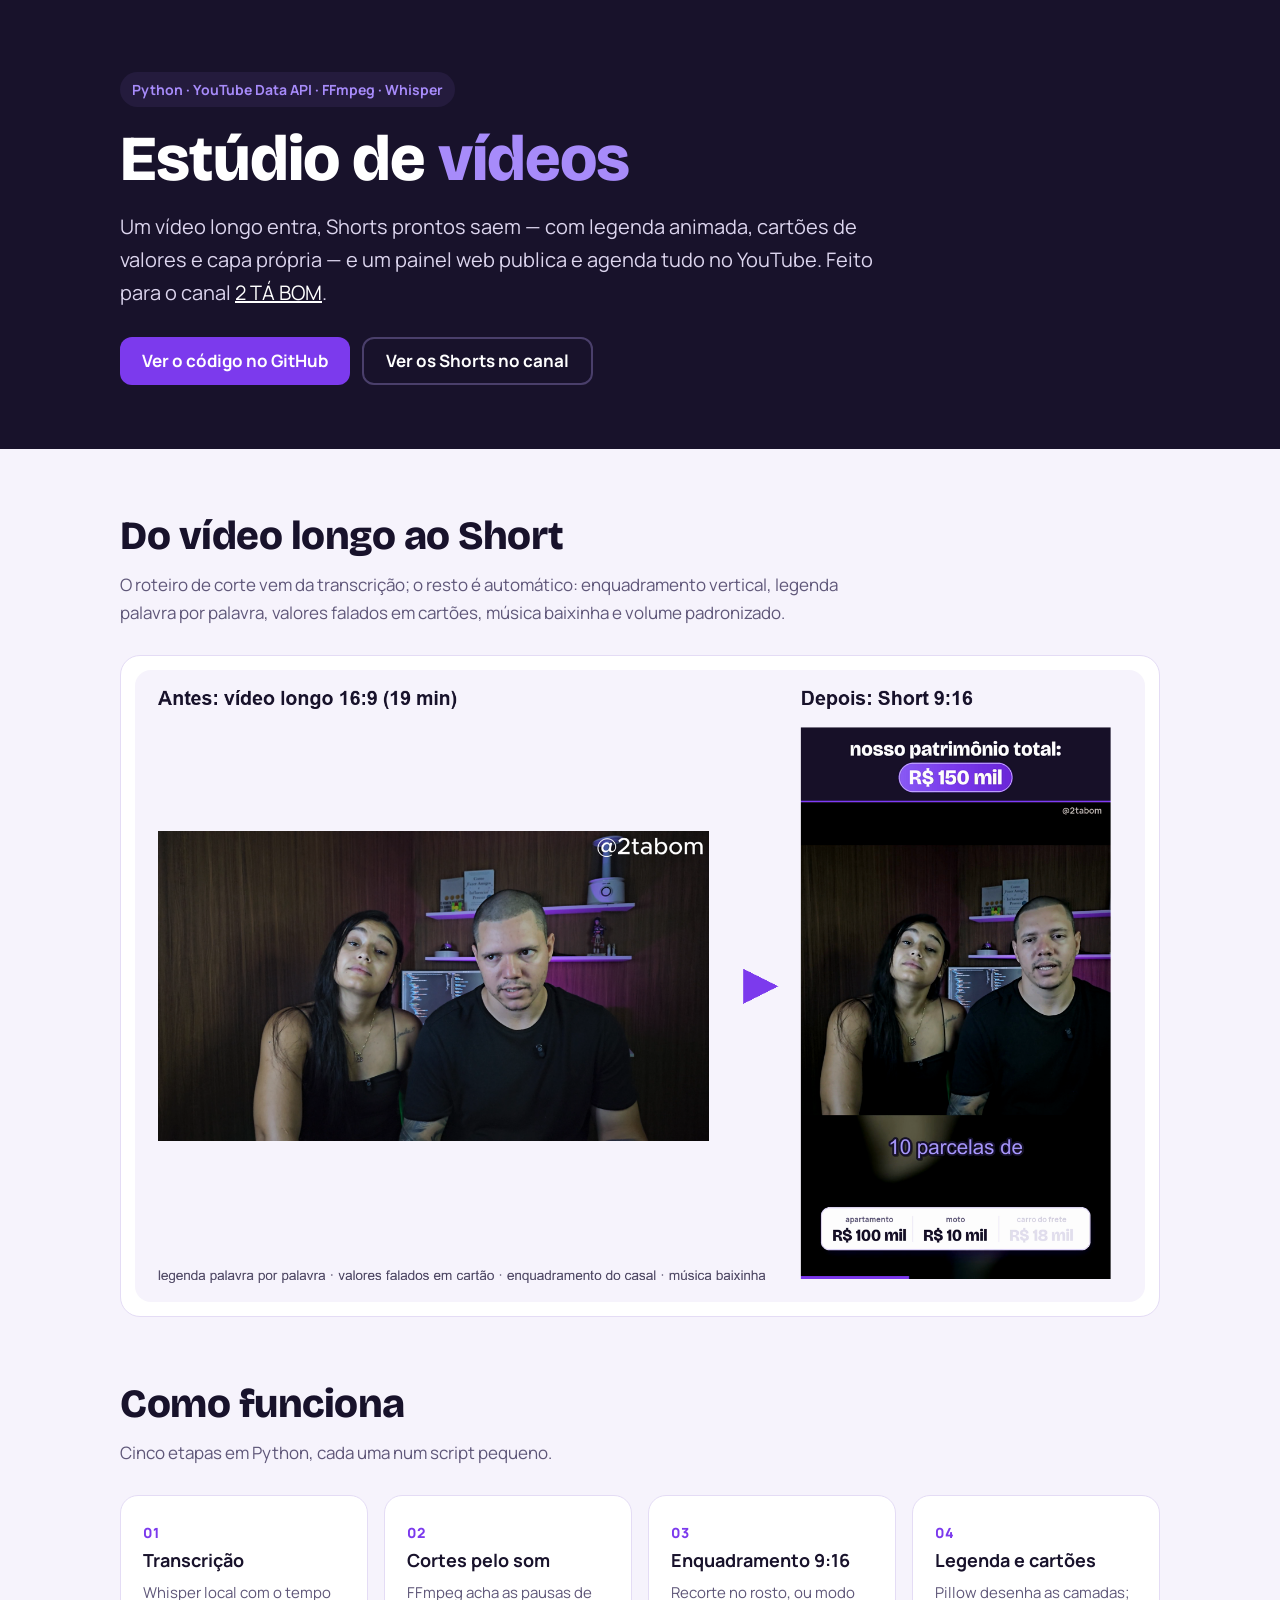
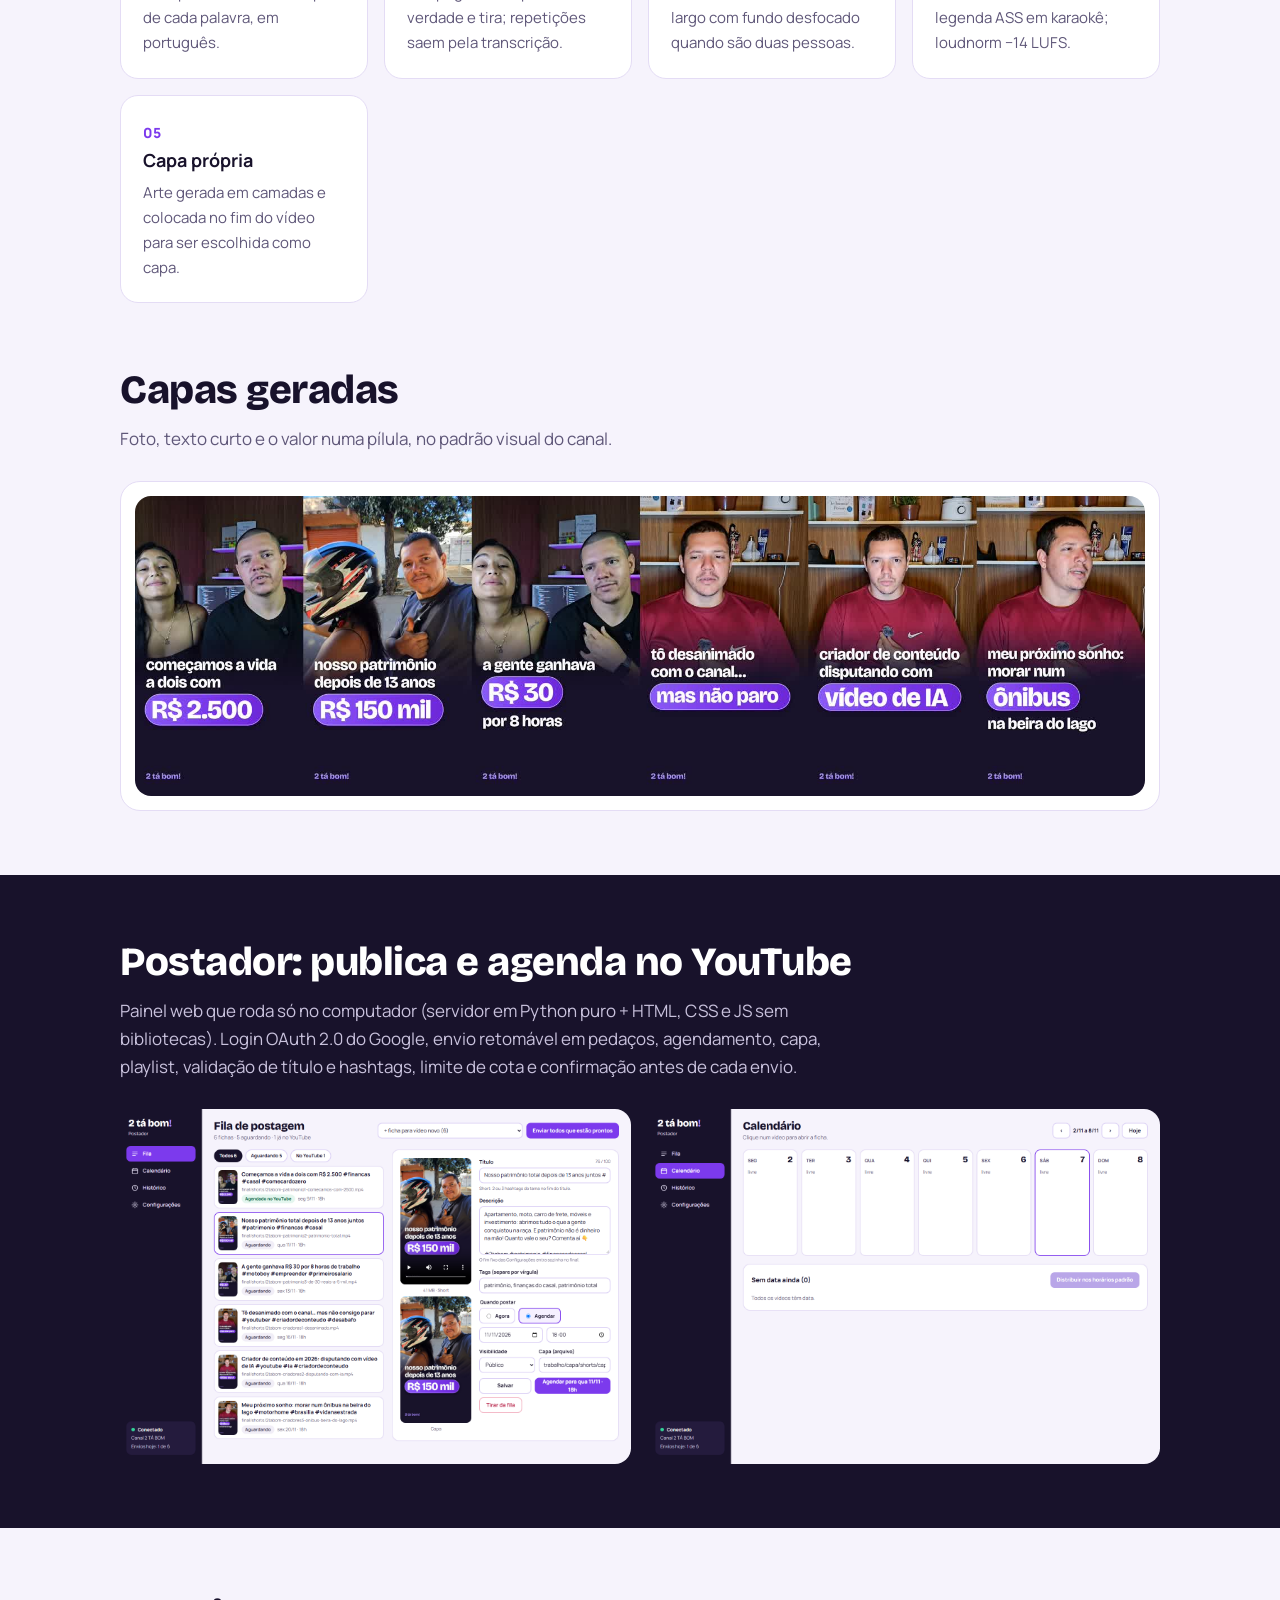
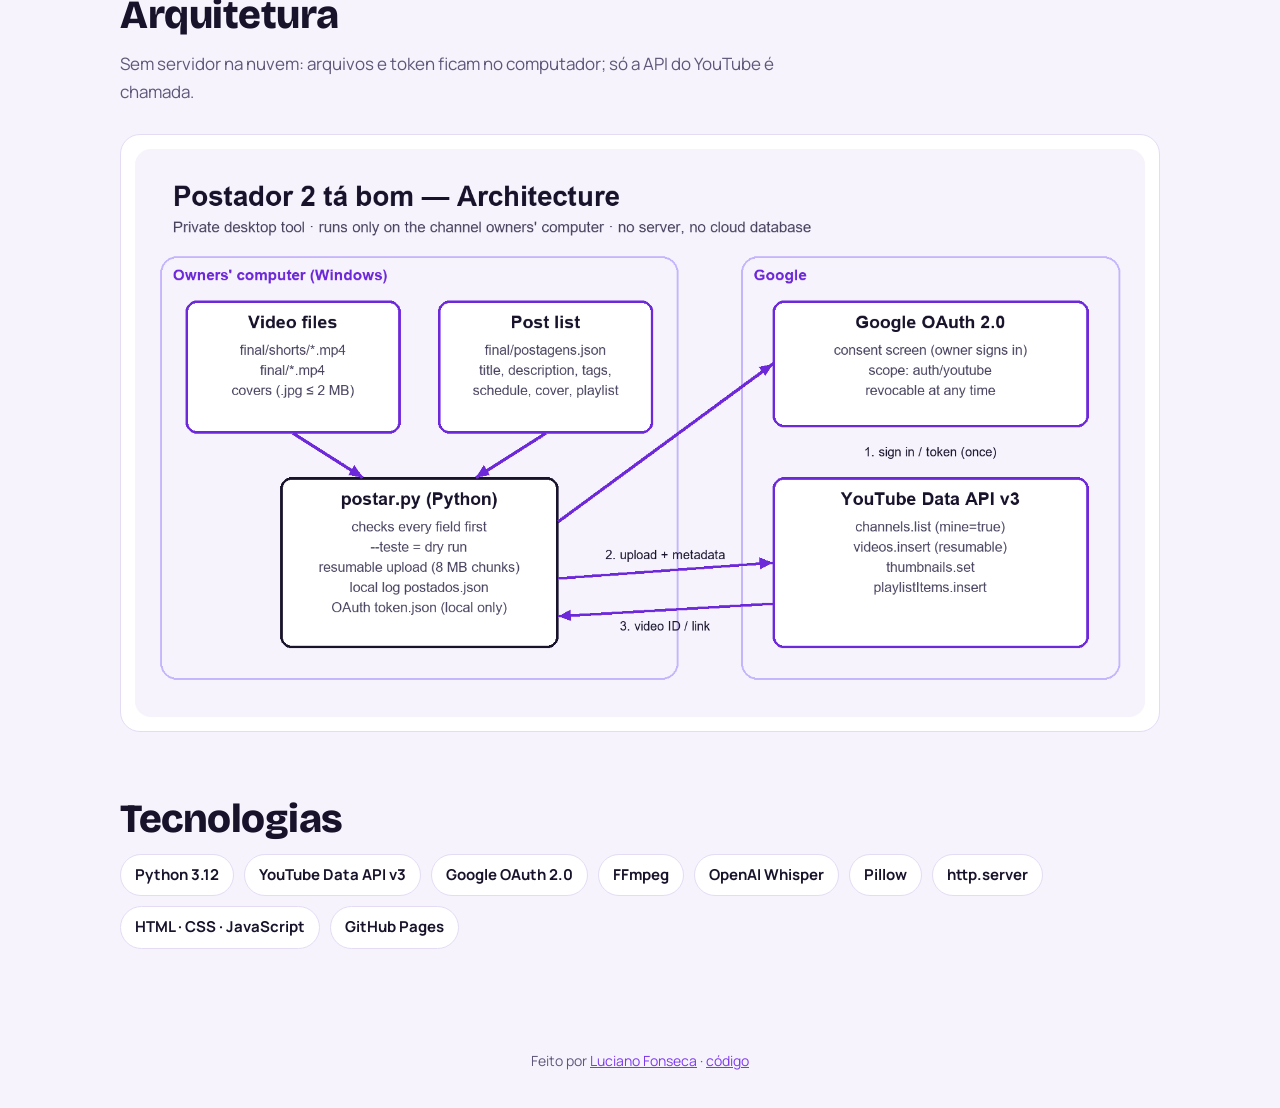
<file: docs/index.html>
<!doctype html>
<html lang="pt-BR" translate="no">
<head>
<meta charset="utf-8">
<meta name="google" content="notranslate">
<meta name="viewport" content="width=device-width, initial-scale=1">
<title>Estúdio de vídeos · Luciano Fonseca</title>
<meta name="description" content="Python + YouTube Data API: transforma vídeo longo em Shorts e publica no YouTube por um painel web local.">
<link rel="icon" href="data:image/svg+xml,%3Csvg xmlns='http://www.w3.org/2000/svg' viewBox='0 0 64 64'%3E%3Crect width='64' height='64' rx='16' fill='%2318122B'/%3E%3Crect x='6' y='6' width='52' height='52' rx='12' fill='%237C3AED'/%3E%3Cpath d='M26 21v22l18-11z' fill='%23fff'/%3E%3C/svg%3E">
<link rel="preconnect" href="https://fonts.googleapis.com">
<link href="https://fonts.googleapis.com/css2?family=Bricolage+Grotesque:opsz,wght@12..96,700;12..96,800&family=Manrope:wght@400;500;600;700&display=swap" rel="stylesheet">
<style>
:root{--tinta:#18122B;--tinta2:#241B3D;--vio:#7C3AED;--vioc:#A78BFA;--fundo:#F6F3FC;--texto:#2A2340;--cinza:#5F5779;--linha:#E4DCF5}
*{box-sizing:border-box}
body{margin:0;background:var(--fundo);color:var(--texto);font:17px/1.65 Manrope,system-ui,sans-serif}
a{color:var(--vio)}
img{max-width:100%;height:auto;display:block;border-radius:16px}
.wrap{max-width:1080px;margin:0 auto;padding:0 20px}
header.hero{background:var(--tinta);color:#fff;padding:72px 0 64px}
.tag{display:inline-block;background:var(--tinta2);color:var(--vioc);font-weight:700;font-size:14px;padding:6px 12px;border-radius:999px;margin-bottom:18px}
h1{font:800 clamp(38px,6vw,64px)/1.05 "Bricolage Grotesque",sans-serif;letter-spacing:-1px;margin:0 0 18px}
h1 span{color:var(--vioc)}
.lead{font-size:20px;color:#DCD5EE;max-width:760px;margin:0 0 28px}
.botoes{display:flex;flex-wrap:wrap;gap:12px}
.b{display:inline-flex;align-items:center;min-height:48px;padding:0 22px;border-radius:12px;font-weight:700;text-decoration:none}
.b1{background:var(--vio);color:#fff}.b1:hover{background:#6D28D9}
.b2{border:2px solid #4A3F6B;color:#fff}.b2:hover{border-color:var(--vioc)}
section{padding:64px 0}
h2{font:800 clamp(28px,4vw,40px)/1.15 "Bricolage Grotesque",sans-serif;letter-spacing:-.5px;margin:0 0 12px;color:var(--tinta)}
.sub{color:var(--cinza);margin:0 0 28px;max-width:720px}
.figura{background:#fff;border:1px solid var(--linha);border-radius:20px;padding:14px}
.cards{display:grid;grid-template-columns:repeat(auto-fit,minmax(240px,1fr));gap:16px}
.card{background:#fff;border:1px solid var(--linha);border-radius:18px;padding:22px}
.card h3{margin:0 0 6px;font-size:18px;color:var(--tinta)}
.card p{margin:0;color:var(--cinza);font-size:15px}
.num{font:800 14px Manrope;color:var(--vio);letter-spacing:.06em}
.dois{display:grid;grid-template-columns:repeat(auto-fit,minmax(300px,1fr));gap:18px}
.tec{display:flex;flex-wrap:wrap;gap:10px}
.tec span{background:#fff;border:1px solid var(--linha);border-radius:999px;padding:8px 14px;font-weight:700;font-size:15px;color:var(--tinta)}
.escuro{background:var(--tinta);color:#fff}.escuro h2{color:#fff}.escuro .sub{color:#C9C2DD}
footer{padding:36px 0;color:var(--cinza);font-size:14px;text-align:center}
</style>
</head>
<body>
<header class="hero">
  <div class="wrap">
    <span class="tag">Python · YouTube Data API · FFmpeg · Whisper</span>
    <h1>Estúdio de <span>vídeos</span></h1>
    <p class="lead">Um vídeo longo entra, Shorts prontos saem — com legenda animada, cartões de valores e capa própria —
    e um painel web publica e agenda tudo no YouTube. Feito para o canal <a href="https://www.youtube.com/@2tabom" style="color:#fff">2 TÁ BOM</a>.</p>
    <div class="botoes">
      <a class="b b1" href="https://github.com/lucianofonsecadev/estudio-de-videos">Ver o código no GitHub</a>
      <a class="b b2" href="https://www.youtube.com/@2tabom/shorts">Ver os Shorts no canal</a>
    </div>
  </div>
</header>

<section>
  <div class="wrap">
    <h2>Do vídeo longo ao Short</h2>
    <p class="sub">O roteiro de corte vem da transcrição; o resto é automático: enquadramento vertical, legenda palavra por
    palavra, valores falados em cartões, música baixinha e volume padronizado.</p>
    <div class="figura"><img src="antes-depois.png" alt="Antes: vídeo 16:9 do casal. Depois: Short 9:16 com título, legenda e cartões de valores" loading="lazy"></div>
  </div>
</section>

<section style="padding-top:0">
  <div class="wrap">
    <h2>Como funciona</h2>
    <p class="sub">Cinco etapas em Python, cada uma num script pequeno.</p>
    <div class="cards">
      <div class="card"><span class="num">01</span><h3>Transcrição</h3><p>Whisper local com o tempo de cada palavra, em português.</p></div>
      <div class="card"><span class="num">02</span><h3>Cortes pelo som</h3><p>FFmpeg acha as pausas de verdade e tira; repetições saem pela transcrição.</p></div>
      <div class="card"><span class="num">03</span><h3>Enquadramento 9:16</h3><p>Recorte no rosto, ou modo largo com fundo desfocado quando são duas pessoas.</p></div>
      <div class="card"><span class="num">04</span><h3>Legenda e cartões</h3><p>Pillow desenha as camadas; legenda ASS em karaokê; loudnorm −14 LUFS.</p></div>
      <div class="card"><span class="num">05</span><h3>Capa própria</h3><p>Arte gerada em camadas e colocada no fim do vídeo para ser escolhida como capa.</p></div>
    </div>
  </div>
</section>

<section style="padding-top:0">
  <div class="wrap">
    <h2>Capas geradas</h2>
    <p class="sub">Foto, texto curto e o valor numa pílula, no padrão visual do canal.</p>
    <div class="figura"><img src="capas-shorts.jpg" alt="Seis capas verticais de Shorts com textos como R$ 2.500, R$ 150 mil e vídeo de IA" loading="lazy"></div>
  </div>
</section>

<section class="escuro">
  <div class="wrap">
    <h2>Postador: publica e agenda no YouTube</h2>
    <p class="sub">Painel web que roda só no computador (servidor em Python puro + HTML, CSS e JS sem bibliotecas).
    Login OAuth 2.0 do Google, envio retomável em pedaços, agendamento, capa, playlist, validação de título e
    hashtags, limite de cota e confirmação antes de cada envio.</p>
    <div class="dois">
      <img src="postador-fila.png" alt="Tela da fila de postagem com os Shorts, prévia do vídeo e formulário" loading="lazy">
      <img src="postador-calendario.png" alt="Calendário semanal com os Shorts agendados" loading="lazy">
    </div>
  </div>
</section>

<section>
  <div class="wrap">
    <h2>Arquitetura</h2>
    <p class="sub">Sem servidor na nuvem: arquivos e token ficam no computador; só a API do YouTube é chamada.</p>
    <div class="figura"><img src="diagrama-arquitetura.png" alt="Diagrama: arquivos de vídeo e fichas no computador, postar.py, Google OAuth e YouTube Data API" loading="lazy"></div>
  </div>
</section>

<section style="padding-top:0">
  <div class="wrap">
    <h2>Tecnologias</h2>
    <div class="tec">
      <span>Python 3.12</span><span>YouTube Data API v3</span><span>Google OAuth 2.0</span><span>FFmpeg</span>
      <span>OpenAI Whisper</span><span>Pillow</span><span>http.server</span><span>HTML · CSS · JavaScript</span><span>GitHub Pages</span>
    </div>
  </div>
</section>

<footer>Feito por <a href="https://github.com/lucianofonsecadev">Luciano Fonseca</a> · <a href="https://github.com/lucianofonsecadev/estudio-de-videos">código</a></footer>
</body>
</html>
</file>
